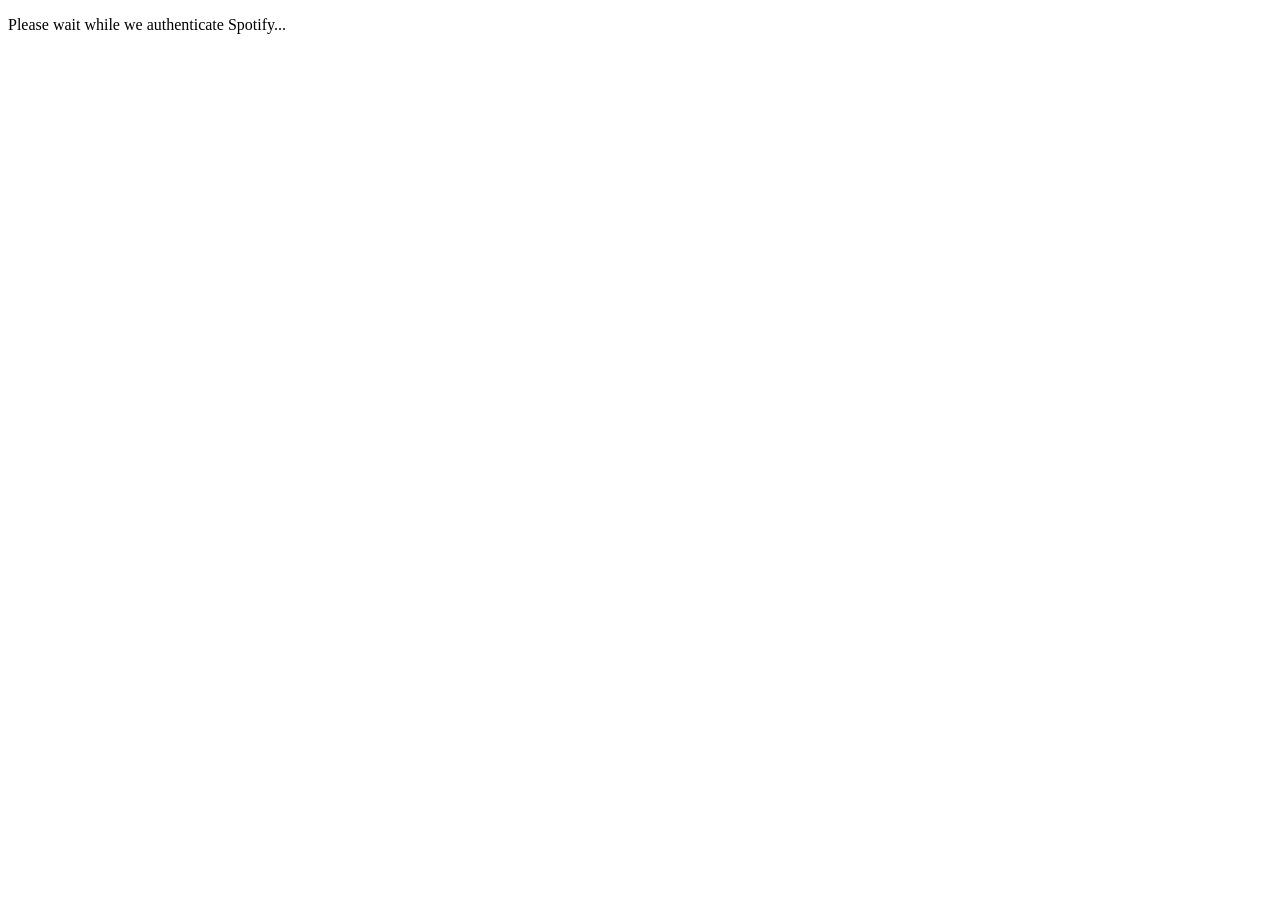
<file: test/index.html>
<!DOCTYPE html>
<html>
  <head>
    <title>Authenticating Spotify</title>
  </head>
  <body>
	<p>Please wait while we authenticate Spotify...</p>
	<script type="text/javascript">
		if(window.opener) {
			window.opener.postMessage('?' + window.location.href.split('?')[1], "*");
		} else {
			window.close();
		}
	</script>
  </body>
</html>
</file>
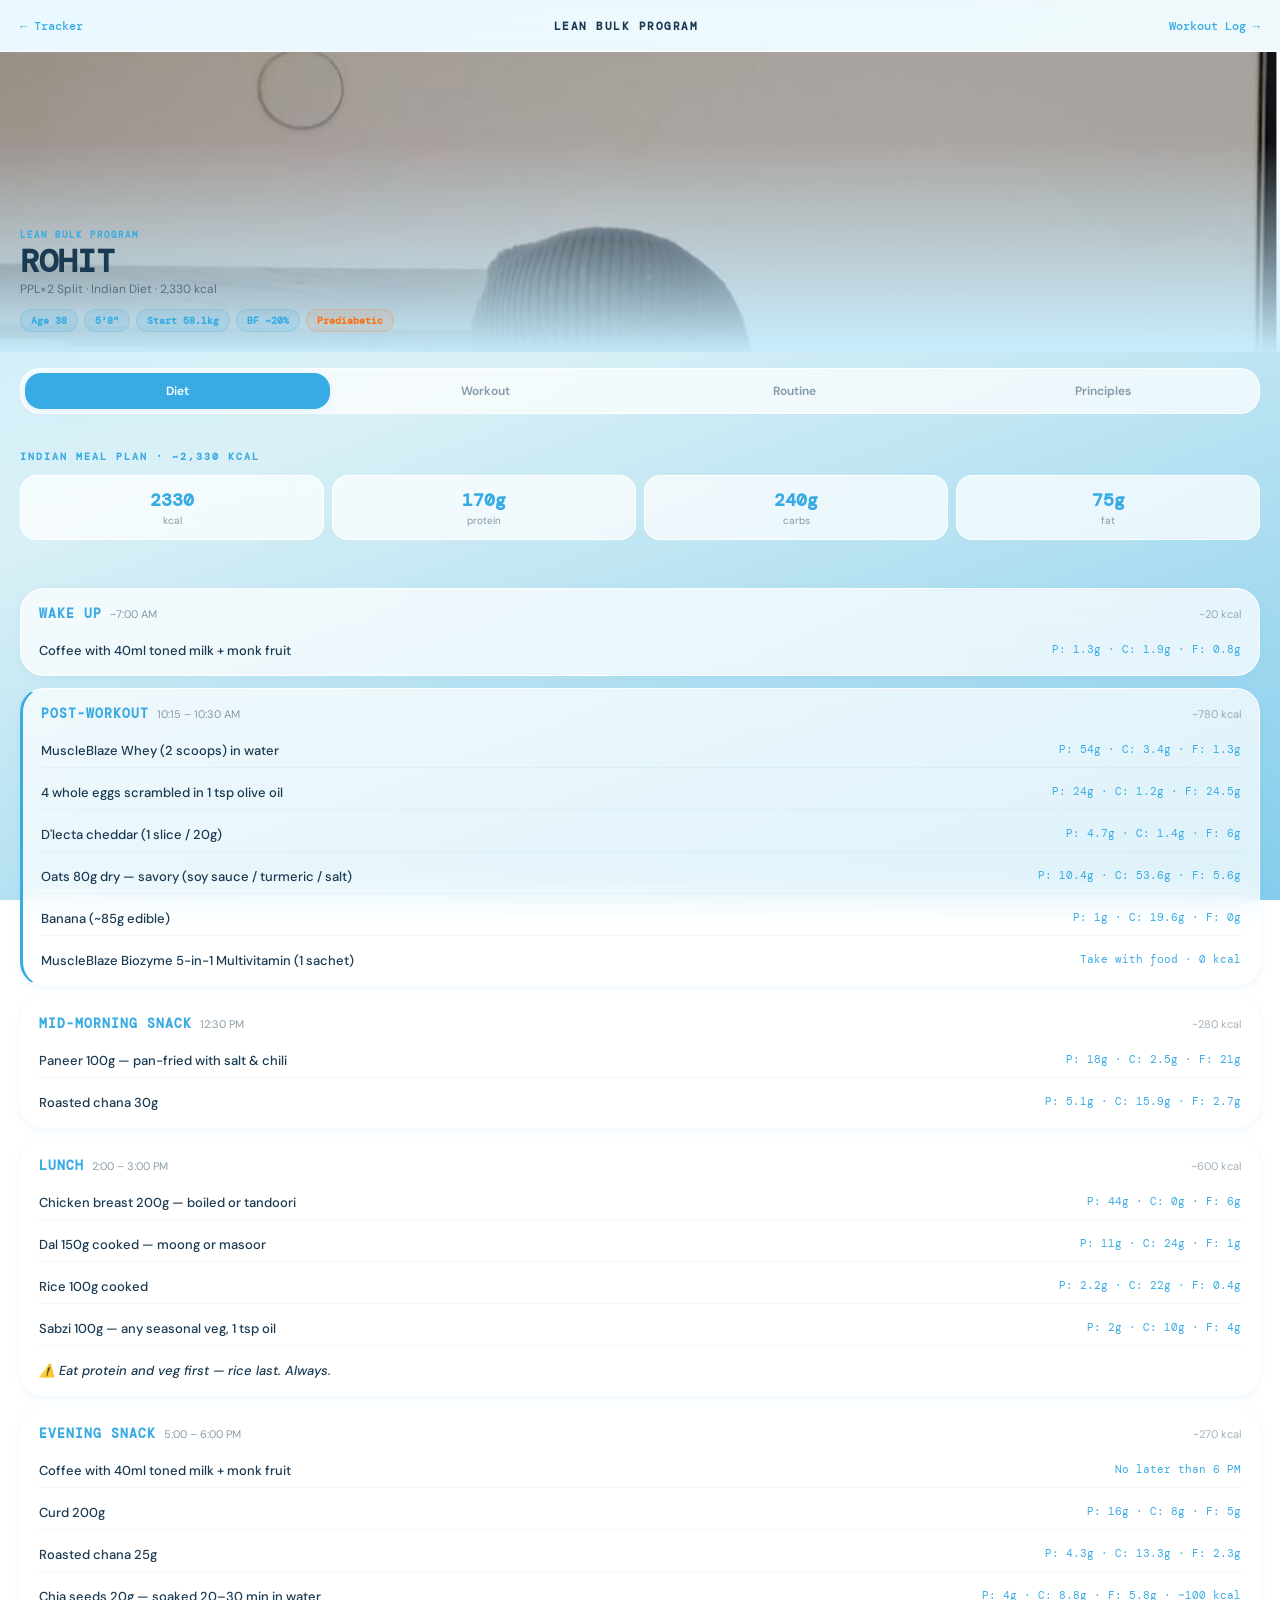
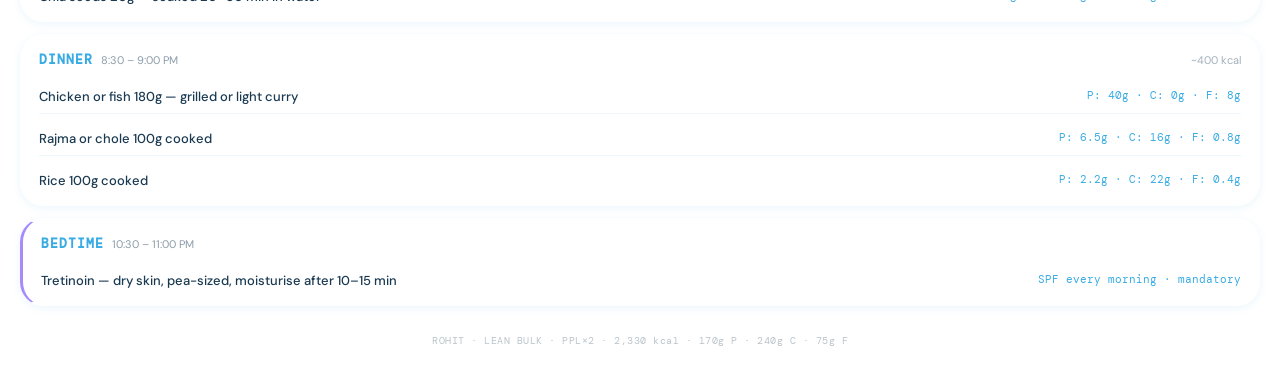
<file: fitness/plan.html>
<!DOCTYPE html>
<html lang="en">
<head>
<meta charset="UTF-8">
<meta name="viewport" content="width=device-width, initial-scale=1.0">
<title>Rohit — Lean Bulk Program</title>
<link rel="stylesheet" href="/fitness/css/theme.css">
<script>
window.HEADER_CONFIG = {
  title: 'Lean Bulk Program',
  backLink: '/fitness/index.html',
  backLabel: '← Tracker',
  nextLink: '/fitness/workout-log.html',
  nextLabel: 'Workout Log →',
  tag: 'Lean Bulk Program',
  sub: 'PPL×2 Split · Indian Diet · 2,330 kcal'
};
</script>
<style>
/* ── MEAL PLAN ── */
.meal-card {
  background: var(--glass); backdrop-filter: blur(16px);
  border-radius: var(--r-xl); padding: 16px 18px;
  margin-bottom: 12px;
  border: 1px solid var(--glass-border);
  box-shadow: var(--shadow-sm);
}
.meal-card.highlight { border-left: 3px solid var(--sky); }
.meal-card.bedtime   { border-left: 3px solid var(--rest); }
.meal-time {
  display: flex; align-items: baseline; gap: 8px;
  margin-bottom: 12px; flex-wrap: wrap;
}
.meal-label {
  font-family: var(--font-mono); font-size: 13px; font-weight: 700;
  color: var(--sky); text-transform: uppercase; letter-spacing: 1px;
}
.meal-clock { font-size: 11px; color: rgba(26,58,82,0.5); }
.meal-kcal  { font-size: 11px; color: rgba(26,58,82,0.4); margin-left: auto; }
.meal-items { display: flex; flex-direction: column; gap: 8px; }
.meal-item {
  display: flex; justify-content: space-between; align-items: flex-start; gap: 8px;
  padding: 8px 0; border-bottom: 1px solid rgba(56,171,228,0.08);
}
.meal-item:last-child { border-bottom: none; padding-bottom: 0; }
.meal-name { font-size: 13px; color: var(--navy); font-weight: 500; flex: 1; }
.meal-macro {
  font-family: var(--font-mono); font-size: 11px; color: var(--sky);
  text-align: right; white-space: nowrap;
}
.meal-note { font-size: 11px; color: var(--push); font-style: italic; border-bottom: none !important; }

/* ── WORKOUT SPLIT ── */
.day-card {
  background: var(--glass); backdrop-filter: blur(10px);
  border-radius: var(--r-lg); margin-bottom: 8px;
  border: 1px solid var(--glass-border);
  overflow: hidden;
}
.day-header {
  padding: 14px 16px; display: flex; align-items: center;
  gap: 12px; cursor: pointer;
}
.day-tag {
  font-family: var(--font-mono); font-size: 12px; font-weight: 700;
  width: 36px; text-align: center;
}
.day-name { font-size: 14px; font-weight: 600; color: var(--navy); flex: 1; }
.day-chevron { font-size: 12px; color: rgba(26,58,82,0.3); transition: transform 0.2s; }
.day-card.open .day-chevron { transform: rotate(90deg); }
.day-exercises { display: none; padding: 0 16px 14px; }
.day-card.open .day-exercises { display: block; }
.ex-table { width: 100%; border-collapse: collapse; font-size: 12px; }
.ex-table th {
  font-family: var(--font-mono); font-size: 10px; text-transform: uppercase;
  letter-spacing: 0.5px; color: var(--sky); padding: 6px 8px;
  border-bottom: 1px solid rgba(56,171,228,0.15); text-align: left;
}
.ex-table td {
  padding: 8px 8px; color: var(--navy);
  border-bottom: 1px solid rgba(56,171,228,0.06);
}
.ex-table tr:last-child td { border-bottom: none; }

/* ── PRINCIPLES ── */
.principle-card {
  display: flex; gap: 12px; align-items: flex-start;
  background: var(--glass); backdrop-filter: blur(10px);
  border-radius: var(--r-lg); padding: 14px 16px;
  border: 1px solid var(--glass-border); margin-bottom: 8px;
}
.principle-icon { font-size: 20px; flex-shrink: 0; }
.principle-text { font-size: 13px; color: var(--navy); line-height: 1.5; }
.principle-text strong { font-weight: 700; }

/* ── SUPPLEMENT TIMELINE ── */
.timeline-item {
  display: flex; gap: 14px; align-items: flex-start;
  padding: 14px 0; border-bottom: 1px solid rgba(56,171,228,0.08);
}
.timeline-item:last-child { border-bottom: none; }
.timeline-time {
  font-family: var(--font-mono); font-size: 11px; font-weight: 700;
  color: var(--sky); min-width: 60px; padding-top: 2px;
}
.timeline-content { flex: 1; }
.timeline-title { font-size: 13px; font-weight: 600; color: var(--navy); margin-bottom: 3px; }
.timeline-desc { font-size: 12px; color: rgba(26,58,82,0.55); line-height: 1.4; }
.timeline-tags { display: flex; gap: 4px; flex-wrap: wrap; margin-top: 6px; }
.timeline-tag {
  font-family: var(--font-mono); font-size: 10px; font-weight: 700;
  padding: 2px 8px; border-radius: 10px;
  background: rgba(56,171,228,0.1); color: var(--sky);
}

/* ── MACROS SUMMARY ── */
.macros-summary {
  display: grid; grid-template-columns: repeat(4,1fr);
  gap: 8px; margin-bottom: 16px;
}
.ms-card {
  background: var(--glass); backdrop-filter: blur(10px);
  border-radius: var(--r-md); padding: 12px 8px;
  border: 1px solid var(--glass-border); text-align: center;
}
.ms-val { font-family: var(--font-mono); font-size: 18px; font-weight: 700; color: var(--sky); }
.ms-label { font-size: 10px; color: rgba(26,58,82,0.5); margin-top: 2px; }
</style>
</head>
<body>

<div id="app-header"></div>

<div class="tab-bar">
  <button class="tab active" onclick="showTab('diet',this)">Diet</button>
  <button class="tab" onclick="showTab('workout',this)">Workout</button>
  <button class="tab" onclick="showTab('routine',this)">Routine</button>
  <button class="tab" onclick="showTab('principles',this)">Principles</button>
</div>

<div id="tab-diet"></div>
<div id="tab-workout" style="display:none"></div>
<div id="tab-routine" style="display:none"></div>
<div id="tab-principles" style="display:none"></div>

<div class="footer" id="footer">ROHIT · LEAN BULK · PPL×2 · 2,330 kcal · 170g P · 240g C · 75g F</div>

<script src="/fitness/components/header.js"></script>
<script>
let PLAN = null;

// ── EMBEDDED PLAN DATA ─────────────────────────────────────────────
// This will be replaced by a fetch from plan.json once that's built
// For now, all plan data lives here and is rendered dynamically
const PLAN_DATA = {
  targets: { calories: 2330, protein: 170, carbs: 240, fat: 75 },
  meals: [
    {
      label: "Wake Up", clock: "~7:00 AM", kcal: "~20 kcal", highlight: false, bedtime: false,
      items: [
        { name: "Coffee with 40ml toned milk + monk fruit", macro: "P: 1.3g · C: 1.9g · F: 0.8g" }
      ]
    },
    {
      label: "Post-Workout", clock: "10:15 – 10:30 AM", kcal: "~780 kcal", highlight: true, bedtime: false,
      items: [
        { name: "MuscleBlaze Whey (2 scoops) in water", macro: "P: 54g · C: 3.4g · F: 1.3g" },
        { name: "4 whole eggs scrambled in 1 tsp olive oil", macro: "P: 24g · C: 1.2g · F: 24.5g" },
        { name: "D'lecta cheddar (1 slice / 20g)", macro: "P: 4.7g · C: 1.4g · F: 6g" },
        { name: "Oats 80g dry — savory (soy sauce / turmeric / salt)", macro: "P: 10.4g · C: 53.6g · F: 5.6g" },
        { name: "Banana (~85g edible)", macro: "P: 1g · C: 19.6g · F: 0g" },
        { name: "MuscleBlaze Biozyme 5-in-1 Multivitamin (1 sachet)", macro: "Take with food · 0 kcal" }
      ]
    },
    {
      label: "Mid-Morning Snack", clock: "12:30 PM", kcal: "~280 kcal", highlight: false, bedtime: false,
      items: [
        { name: "Paneer 100g — pan-fried with salt & chili", macro: "P: 18g · C: 2.5g · F: 21g" },
        { name: "Roasted chana 30g", macro: "P: 5.1g · C: 15.9g · F: 2.7g" }
      ]
    },
    {
      label: "Lunch", clock: "2:00 – 3:00 PM", kcal: "~600 kcal", highlight: false, bedtime: false,
      items: [
        { name: "Chicken breast 200g — boiled or tandoori", macro: "P: 44g · C: 0g · F: 6g" },
        { name: "Dal 150g cooked — moong or masoor", macro: "P: 11g · C: 24g · F: 1g" },
        { name: "Rice 100g cooked", macro: "P: 2.2g · C: 22g · F: 0.4g" },
        { name: "Sabzi 100g — any seasonal veg, 1 tsp oil", macro: "P: 2g · C: 10g · F: 4g" },
        { name: "⚠️ Eat protein and veg first — rice last. Always.", macro: "", note: true }
      ]
    },
    {
      label: "Evening Snack", clock: "5:00 – 6:00 PM", kcal: "~270 kcal", highlight: false, bedtime: false,
      items: [
        { name: "Coffee with 40ml toned milk + monk fruit", macro: "No later than 6 PM" },
        { name: "Curd 200g", macro: "P: 16g · C: 8g · F: 5g" },
        { name: "Roasted chana 25g", macro: "P: 4.3g · C: 13.3g · F: 2.3g" },
        { name: "Chia seeds 20g — soaked 20–30 min in water", macro: "P: 4g · C: 8.8g · F: 5.8g · ~100 kcal" }
      ]
    },
    {
      label: "Dinner", clock: "8:30 – 9:00 PM", kcal: "~400 kcal", highlight: false, bedtime: false,
      items: [
        { name: "Chicken or fish 180g — grilled or light curry", macro: "P: 40g · C: 0g · F: 8g" },
        { name: "Rajma or chole 100g cooked", macro: "P: 6.5g · C: 16g · F: 0.8g" },
        { name: "Rice 100g cooked", macro: "P: 2.2g · C: 22g · F: 0.4g" }
      ]
    },
    {
      label: "Bedtime", clock: "10:30 – 11:00 PM", kcal: "", highlight: false, bedtime: true,
      items: [
        { name: "Tretinoin — dry skin, pea-sized, moisturise after 10–15 min", macro: "SPF every morning · mandatory" }
      ]
    }
  ],
  workout: [
    { day:"MON", label:"Push · Strength", type:"push",
      exercises:[
        {name:"Barbell Bench Press",sets:"4",reps:"6–8",focus:"Strength"},
        {name:"Incline Dumbbell Press",sets:"3",reps:"10–12",focus:"Upper Chest"},
        {name:"Cable Chest Fly",sets:"3",reps:"12–15",focus:"Stretch"},
        {name:"Overhead Press (BB)",sets:"4",reps:"6–8",focus:"Strength"},
        {name:"Lateral Raise",sets:"3",reps:"15–20",focus:"Width"},
        {name:"Tricep Rope Pushdown",sets:"3",reps:"12–15",focus:"Isolation"},
        {name:"Overhead Tricep Ext.",sets:"3",reps:"12–15",focus:"Long Head"},
      ]
    },
    { day:"TUE", label:"Pull · Strength", type:"pull",
      exercises:[
        {name:"Deadlift",sets:"4",reps:"5",focus:"Compound"},
        {name:"Barbell Row",sets:"4",reps:"6–8",focus:"Thickness"},
        {name:"Pull-ups / Lat Pulldown",sets:"3",reps:"8–10",focus:"Width"},
        {name:"Seated Cable Row",sets:"3",reps:"10–12",focus:"Mid Back"},
        {name:"Face Pulls",sets:"3",reps:"15–20",focus:"Rear Delt"},
        {name:"Dumbbell Curl",sets:"3",reps:"10–12",focus:"Bicep Peak"},
        {name:"Hammer Curl",sets:"3",reps:"10–12",focus:"Brachialis"},
      ]
    },
    { day:"WED", label:"Legs", type:"legs",
      exercises:[
        {name:"Back Squat",sets:"4",reps:"6–8",focus:"Compound"},
        {name:"Romanian Deadlift",sets:"3",reps:"8–10",focus:"Hamstrings"},
        {name:"Leg Press",sets:"3",reps:"10–12",focus:"Volume"},
        {name:"Walking Lunges",sets:"3",reps:"12/leg",focus:"Unilateral"},
        {name:"Leg Curl (Machine)",sets:"3",reps:"12–15",focus:"Isolation"},
        {name:"Standing Calf Raise",sets:"4",reps:"15–20",focus:"Calves"},
      ]
    },
    { day:"THU", label:"Rest / Active Recovery", type:"rest", exercises:[] },
    { day:"FRI", label:"Push · Hypertrophy", type:"push",
      exercises:[
        {name:"Dumbbell Bench Press",sets:"4",reps:"10–12",focus:"Hypertrophy"},
        {name:"Cable Crossover",sets:"3",reps:"12–15",focus:"Chest"},
        {name:"Machine Shoulder Press",sets:"3",reps:"10–12",focus:"Shoulders"},
        {name:"DB Lateral Raise",sets:"4",reps:"15–20",focus:"Width"},
        {name:"Close-Grip Bench",sets:"3",reps:"10–12",focus:"Triceps"},
        {name:"Skull Crushers",sets:"3",reps:"10–12",focus:"Long Head"},
      ]
    },
    { day:"SAT", label:"Pull · Hypertrophy", type:"pull",
      exercises:[
        {name:"Chest-Supported Row",sets:"4",reps:"10–12",focus:"Mid Back"},
        {name:"Wide Grip Pulldown",sets:"4",reps:"10–12",focus:"Lats"},
        {name:"Single-Arm DB Row",sets:"3",reps:"10–12",focus:"Unilateral"},
        {name:"Rear Delt Fly (DB)",sets:"3",reps:"15–20",focus:"Rear Delt"},
        {name:"Incline Curl",sets:"3",reps:"10–12",focus:"Stretch"},
        {name:"Reverse Curl",sets:"2",reps:"12–15",focus:"Brachialis"},
      ]
    },
    { day:"SUN", label:"Rest — Gym Closed", type:"rest", exercises:[] },
  ],
  routine: [
    {
      time:"~7:00 AM", title:"Coffee", desc:"Coffee with 40ml toned milk + monk fruit sweetener.",
      tags:["No later than 6 PM for second coffee"]
    },
    {
      time:"9–10 AM", title:"Fasted Training", desc:"Train fasted — coffee at 7 AM is enough. No food needed before training.",
      tags:["Fasted","No issues"]
    },
    {
      time:"10:15 AM", title:"Post-Workout Meal + Multivitamin",
      desc:"2 scoops whey + eggs + oats + banana. MuscleBlaze Biozyme multivitamin with this meal. Most important meal of the day.",
      tags:["Whey","Multivitamin","Non-negotiable"]
    },
    {
      time:"5–6 PM", title:"Second Coffee",
      desc:"40ml toned milk, monk fruit. No later than 6 PM — caffeine affects sleep quality.",
      tags:["No later than 6 PM"]
    },
    {
      time:"8:30–9 PM", title:"Dinner",
      desc:"Finish eating at least 1–2 hours before bed. Better sleep and digestion.",
      tags:[]
    },
    {
      time:"Bedtime", title:"Tretinoin Application",
      desc:"Wash face, completely dry, wait 20–30 min, pea-sized amount of tretinoin, moisturise after 10–15 min. SPF every morning without fail — tretinoin increases UV sensitivity.",
      tags:["Dry skin only","SPF mandatory"]
    }
  ],
  principles: [
    { icon:"💪", text:"<strong>Hit protein first every day</strong> — 170g minimum. Non-negotiable. Carbs and fats flex around it." },
    { icon:"💧", text:"<strong>Drink 3–3.5L water daily</strong> — non-negotiable with this much protein and legumes. Start with a glass after morning coffee. Spread through the day." },
    { icon:"⚠️", text:"<strong>Iron and calcium don't mix</strong> — space iron supplement (if restarted) at least 2 hours from curd, paneer, and milk." },
    { icon:"📊", text:"<strong>Weigh every morning</strong> after the bathroom. Average over 7 days. Target +0.2–0.4 kg/week." },
    { icon:"😴", text:"<strong>Sleep 7–8 hours.</strong> At 38 this is as important as the workout. Growth hormone peaks in deep sleep." },
    { icon:"🚫", text:"<strong>No creatine</strong> — caused hair fall. Progressive overload + sleep + protein drives growth." },
    { icon:"🍚", text:"<strong>Rice cap: 100g cooked per meal</strong> — prediabetes rule. Always eat protein and veg before rice." },
    { icon:"🌱", text:"<strong>Chia seeds 20g daily</strong> — soak in water 20–30 min before eating. Add to oats or curd. Improves fibre and gut health." },
  ]
};

// ── RENDER FUNCTIONS ───────────────────────────────────────────────

function renderDiet() {
  const T = PLAN_DATA.targets;
  let html = `
  <div class="section" style="padding-bottom:12px">
    <div class="section-label">Indian Meal Plan · ~2,330 kcal</div>
    <div class="macros-summary">
      <div class="ms-card"><div class="ms-val">${T.calories}</div><div class="ms-label">kcal</div></div>
      <div class="ms-card"><div class="ms-val">${T.protein}g</div><div class="ms-label">protein</div></div>
      <div class="ms-card"><div class="ms-val">${T.carbs}g</div><div class="ms-label">carbs</div></div>
      <div class="ms-card"><div class="ms-val">${T.fat}g</div><div class="ms-label">fat</div></div>
    </div>
  </div>
  <div class="section">`;

  PLAN_DATA.meals.forEach(m => {
    html += `<div class="meal-card${m.highlight?' highlight':''}${m.bedtime?' bedtime':''}">
      <div class="meal-time">
        <span class="meal-label">${m.label}</span>
        <span class="meal-clock">${m.clock}</span>
        ${m.kcal?`<span class="meal-kcal">${m.kcal}</span>`:''}
      </div>
      <div class="meal-items">
        ${m.items.map(item => `<div class="meal-item${item.note?' meal-note':''}">
          <span class="meal-name">${item.name}</span>
          ${item.macro&&!item.note?`<span class="meal-macro">${item.macro}</span>`:''}
        </div>`).join('')}
      </div>
    </div>`;
  });

  html += `</div>`;
  document.getElementById('tab-diet').innerHTML = html;
}

function renderWorkout() {
  let html = `<div class="section" style="padding-bottom:12px">
    <div class="section-label">PPL × 2 Split · Mon–Sat</div>`;

  PLAN_DATA.workout.forEach(day => {
    const badgeClass = {push:'badge-push',pull:'badge-pull',legs:'badge-legs',rest:'badge-rest'}[day.type]||'badge-pull';
    html += `<div class="day-card" onclick="toggleDay(this)">
      <div class="day-header">
        <span class="day-tag badge ${badgeClass}">${day.day}</span>
        <span class="day-name">${day.label}</span>
        ${day.exercises.length?`<span class="day-chevron">›</span>`:''}
      </div>`;

    if(day.exercises.length) {
      html += `<div class="day-exercises">
        <table class="ex-table">
          <thead><tr><th>Exercise</th><th>Sets</th><th>Reps</th><th>Focus</th></tr></thead>
          <tbody>
            ${day.exercises.map(e=>`<tr><td>${e.name}</td><td>${e.sets}</td><td>${e.reps}</td><td>${e.focus}</td></tr>`).join('')}
          </tbody>
        </table>
      </div>`;
    }
    html += `</div>`;
  });

  html += `
  <div style="padding:16px 0 0">
    <div class="section-label">Training Notes</div>
  </div>
  ${[
    'Train 9–10 AM fasted. Coffee with 40ml milk at 7 AM is all you need.',
    'Progressive overload — add weight or reps every session. Track your lifts.',
    'Rest 2–3 min between compounds. 60–90 sec for isolations.',
    'Train to 1–2 reps short of failure on isolations. 2–3 reps short on compounds.',
    'Pull-ups daily — full working sets Tue & Sat. Sub-maximal Mon, Wed, Fri.',
  ].map(n=>`<div class="principle-card" style="margin-bottom:8px"><div class="principle-text">${n}</div></div>`).join('')}
  </div>`;

  document.getElementById('tab-workout').innerHTML = html;
}

function renderRoutine() {
  let html = `<div class="section" style="padding-bottom:12px">
    <div class="section-label">Daily Schedule</div>
    <div class="meal-card">
      <div class="meal-items">`;

  PLAN_DATA.routine.forEach(r => {
    html += `<div class="timeline-item">
      <div class="timeline-time">${r.time}</div>
      <div class="timeline-content">
        <div class="timeline-title">${r.title}</div>
        <div class="timeline-desc">${r.desc}</div>
        ${r.tags.length?`<div class="timeline-tags">${r.tags.map(t=>`<span class="timeline-tag">${t}</span>`).join('')}</div>`:''}
      </div>
    </div>`;
  });

  html += `</div></div></div>`;
  document.getElementById('tab-routine').innerHTML = html;
}

function renderPrinciples() {
  let html = `<div class="section" style="padding-bottom:12px">
    <div class="section-label">Key Principles</div>
    ${PLAN_DATA.principles.map(p=>`
    <div class="principle-card">
      <div class="principle-icon">${p.icon}</div>
      <div class="principle-text">${p.text}</div>
    </div>`).join('')}
  </div>`;

  document.getElementById('tab-principles').innerHTML = html;
}

// ── TABS ──────────────────────────────────────────────────────────
const TABS = { diet:renderDiet, workout:renderWorkout, routine:renderRoutine, principles:renderPrinciples };
let rendered = new Set();

function showTab(name, btn) {
  document.querySelectorAll('.tab').forEach(t => t.classList.remove('active'));
  btn.classList.add('active');
  ['diet','workout','routine','principles'].forEach(t => {
    document.getElementById('tab-'+t).style.display = t===name?'block':'none';
  });
  if(!rendered.has(name)) { TABS[name](); rendered.add(name); }
}

function toggleDay(el) {
  if(!el.querySelector('.day-exercises')) return;
  el.classList.toggle('open');
}

// Init
renderDiet();
rendered.add('diet');
</script>
</body>
</html>
</file>
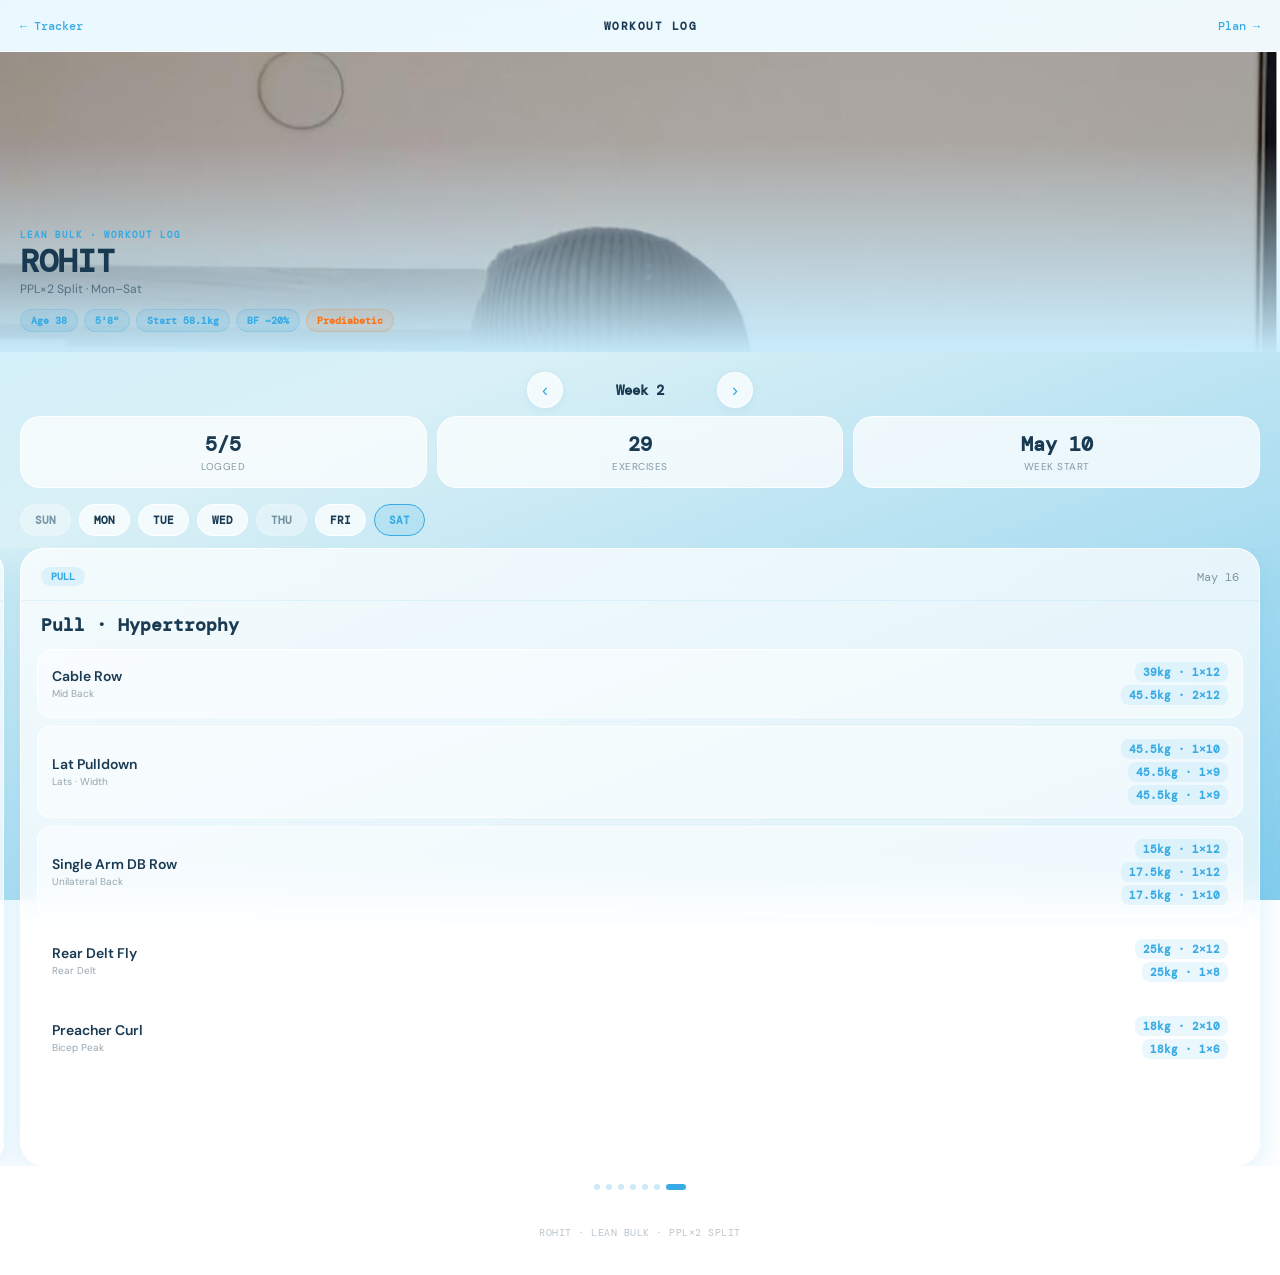
<file: fitness/workout-log.html>
<!DOCTYPE html>
<html lang="en">
<head>
<meta charset="UTF-8">
<meta name="viewport" content="width=device-width, initial-scale=1.0">
<title>Rohit — Workout Log</title>
<link rel="stylesheet" href="/fitness/css/theme.css">
<script>
window.HEADER_CONFIG = {
  title: 'Workout Log',
  backLink: '/fitness/index.html',
  backLabel: '← Tracker',
  nextLink: '/fitness/plan.html',
  nextLabel: 'Plan →',
  tag: 'Lean Bulk · Workout Log',
  sub: 'PPL×2 Split · Mon–Sat'
};
</script>
<style>
/* ── WEEK SELECTOR ── */
.week-selector {
  display: flex;
  align-items: center;
  justify-content: center;
  gap: 12px;
  padding: 20px 20px 8px;
}
.week-btn {
  width: 36px; height: 36px;
  border: none; border-radius: 50%;
  background: var(--glass);
  backdrop-filter: blur(10px);
  border: 1px solid var(--glass-border);
  cursor: pointer;
  font-size: 18px;
  color: var(--sky);
  display: flex; align-items: center; justify-content: center;
  box-shadow: var(--shadow-sm);
  transition: all 0.2s;
}
.week-btn:active { transform: scale(0.9); }
.week-label {
  font-family: var(--font-mono);
  font-size: 14px; font-weight: 700;
  color: var(--navy);
  min-width: 130px; text-align: center;
}

/* ── STATS BAR ── */
.stats-bar {
  display: grid;
  grid-template-columns: repeat(3,1fr);
  gap: 10px;
  padding: 0 20px 16px;
}
.stat-card {
  background: var(--glass);
  backdrop-filter: blur(10px);
  border-radius: var(--r-lg);
  padding: 14px 10px;
  border: 1px solid var(--glass-border);
  text-align: center;
}
.stat-num {
  font-family: var(--font-mono);
  font-size: 20px; font-weight: 700;
  color: var(--navy);
}
.stat-label { font-size: 10px; color: rgba(26,58,82,0.5); text-transform: uppercase; letter-spacing: 0.5px; margin-top: 3px; }

/* ── DAY STRIP ── */
.day-strip {
  display: flex; gap: 8px;
  padding: 0 20px 12px;
  overflow-x: auto; scrollbar-width: none;
}
.day-strip::-webkit-scrollbar { display: none; }
.day-pill {
  flex-shrink: 0;
  padding: 8px 14px; border-radius: 20px;
  font-family: var(--font-mono);
  font-size: 11px; font-weight: 700;
  cursor: pointer; transition: all 0.2s;
  border: 1.5px solid transparent;
  background: var(--glass); backdrop-filter: blur(10px);
  color: var(--navy); border-color: rgba(255,255,255,0.8);
}
.day-pill.active-push { background: rgba(249,115,22,0.15); border-color: var(--push); color: var(--push); }
.day-pill.active-pull { background: rgba(56,171,228,0.15); border-color: var(--pull); color: var(--pull); }
.day-pill.active-legs { background: rgba(34,197,94,0.15); border-color: var(--legs); color: var(--legs); }
.day-pill.active-rest { background: rgba(167,139,250,0.15); border-color: var(--rest); color: var(--rest); }
.day-pill.rest-day { opacity: 0.5; }

/* ── CAROUSEL ── */
.carousel-wrap { padding: 0 0 8px; overflow: hidden; }
.carousel {
  display: flex; gap: 16px; padding: 0 20px;
  overflow-x: scroll; scroll-snap-type: x mandatory;
  -webkit-overflow-scrolling: touch;
  scrollbar-width: none; cursor: grab;
}
.carousel::-webkit-scrollbar { display: none; }
.carousel:active { cursor: grabbing; }

/* ── SESSION CARD ── */
.session-card {
  flex-shrink: 0;
  width: calc(100vw - 40px);
  scroll-snap-align: start;
  background: var(--glass); backdrop-filter: blur(20px);
  border-radius: var(--r-xl);
  border: 1px solid var(--glass-border);
  box-shadow: var(--shadow-lg); overflow: hidden;
}
.card-header {
  padding: 18px 20px 14px;
  display: flex; align-items: center; justify-content: space-between;
  border-bottom: 1px solid rgba(56,171,228,0.1);
}
.card-date { font-family: var(--font-mono); font-size: 12px; color: rgba(26,58,82,0.5); }
.card-title {
  padding: 14px 20px 12px;
  font-family: var(--font-mono); font-size: 18px; font-weight: 700;
  color: var(--navy); line-height: 1.2;
}

/* ── EXERCISES ── */
.exercises { padding: 0 16px 20px; display: flex; flex-direction: column; gap: 8px; }
.exercise-row {
  background: rgba(255,255,255,0.5); border-radius: 14px;
  padding: 12px 14px; display: grid;
  grid-template-columns: 1fr auto; gap: 8px; align-items: center;
  border: 1px solid rgba(255,255,255,0.8);
}
.ex-name { font-size: 14px; font-weight: 600; color: var(--navy); line-height: 1.3; }
.ex-muscle { font-size: 10px; color: rgba(26,58,82,0.45); margin-top: 2px; }
.ex-numbers { text-align: right; }
.ex-weight { font-family: var(--font-mono); font-size: 20px; font-weight: 700; color: var(--sky); line-height: 1; }
.ex-reps { font-family: var(--font-mono); font-size: 11px; color: rgba(26,58,82,0.5); margin-top: 2px; }
.ex-sets { display: flex; flex-direction: column; gap: 3px; align-items: flex-end; }
.set-chip {
  font-family: var(--font-mono); font-size: 11px; font-weight: 700;
  background: rgba(56,171,228,0.1); color: var(--sky);
  padding: 3px 8px; border-radius: 8px;
}
.set-chip.push { background: rgba(249,115,22,0.1); color: var(--push); }
.set-chip.legs { background: rgba(34,197,94,0.1); color: var(--legs); }

/* ── REST / EMPTY ── */
.rest-body, .empty-body { padding: 40px 20px; text-align: center; }
.rest-icon, .empty-icon { font-size: 44px; margin-bottom: 12px; }
.rest-title, .empty-title { font-family: var(--font-mono); font-size: 18px; font-weight: 700; color: var(--navy); margin-bottom: 8px; }
.rest-sub, .empty-sub { font-size: 13px; color: rgba(26,58,82,0.5); }

/* ── DOTS ── */
.dots { display: flex; justify-content: center; gap: 6px; padding: 10px 0 20px; }
.dot { width: 6px; height: 6px; border-radius: 50%; background: rgba(56,171,228,0.25); transition: all 0.3s; cursor: pointer; }
.dot.active { width: 20px; border-radius: 4px; background: var(--sky); }
</style>
</head>
<body>

<div id="app-header"></div>

<div class="week-selector">
  <button class="week-btn" onclick="changeWeek(-1)">‹</button>
  <div class="week-label" id="weekLabel">Loading...</div>
  <button class="week-btn" onclick="changeWeek(1)">›</button>
</div>

<div class="stats-bar" id="statsBar"></div>
<div class="day-strip" id="dayStrip"></div>

<div class="carousel-wrap">
  <div class="carousel" id="carousel"></div>
</div>
<div class="dots" id="dots"></div>

<div class="footer">ROHIT · LEAN BULK · PPL×2 SPLIT</div>

<script src="/fitness/components/header.js"></script>
<script>
let WEEKS = [];
let cW = 0, cS = 0;

async function loadData() {
  try {
    const r = await fetch('/fitness/data/workout.json?v=' + Date.now());
    if(!r.ok) throw new Error('workout.json not found');
    const data = await r.json();
    WEEKS = data.weeks || [];
    if(!WEEKS.length) throw new Error('No weeks in data');
    // Start on most recent week
    cW = WEEKS.length - 1;
    // Find most recent logged session
    const w = WEEKS[cW];
    cS = 0;
    for(let i=w.sessions.length-1;i>=0;i--) {
      if(w.sessions[i].exercises) { cS=i; break; }
    }
    render();
  } catch(e) {
    document.getElementById('carousel').innerHTML =
      `<div class="session-card"><div class="empty-body"><div class="empty-icon">⚠️</div><div class="empty-title">Could not load</div><div class="empty-sub">${e.message}</div></div></div>`;
  }
}

function getBadge(t) { return {push:'badge-push',pull:'badge-pull',legs:'badge-legs',rest:'badge-rest'}[t]||'badge-pull'; }
function getChip(t)  { return {push:'set-chip push',legs:'set-chip legs'}[t]||'set-chip'; }
function pillClass(t,active) {
  if(!active) return t==='rest'?'day-pill rest-day':'day-pill';
  return 'day-pill active-'+t;
}

function renderStats() {
  const w = WEEKS[cW];
  const logged = w.sessions.filter(s=>s.type!=='rest'&&s.exercises).length;
  const total = w.sessions.filter(s=>s.type!=='rest').length;
  const exCount = w.sessions.reduce((a,s)=>a+(s.exercises?.length||0),0);
  document.getElementById('statsBar').innerHTML = `
    <div class="stat-card"><div class="stat-num">${logged}/${total}</div><div class="stat-label">Logged</div></div>
    <div class="stat-card"><div class="stat-num">${exCount}</div><div class="stat-label">Exercises</div></div>
    <div class="stat-card"><div class="stat-num">${w.dates?.split('–')[0]||'—'}</div><div class="stat-label">Week start</div></div>`;
}

function renderStrip() {
  const w = WEEKS[cW];
  document.getElementById('dayStrip').innerHTML = w.sessions.map((s,i) =>
    `<div class="${pillClass(s.type,i===cS)}" onclick="goTo(${i})">${s.day}</div>`
  ).join('');
}

function renderCards() {
  const w = WEEKS[cW];
  const carousel = document.getElementById('carousel');
  const dots = document.getElementById('dots');

  carousel.innerHTML = w.sessions.map((s,i) => {
    const header = `<div class="card-header">
      <span class="badge ${getBadge(s.type)}">${s.type.toUpperCase()}</span>
      <span class="card-date">${s.date}</span>
    </div>`;

    if(s.type==='rest') return `<div class="session-card">${header}
      <div class="rest-body"><div class="rest-icon">🛌</div><div class="rest-title">Rest Day</div>
      <div class="rest-sub">Walk, stretch, recover.<br>Muscle is built here.</div></div></div>`;

    if(!s.exercises) return `<div class="session-card">${header}
      <div class="card-title">${s.label}</div>
      <div class="empty-body"><div class="empty-icon">⏳</div><div class="empty-title">Not logged yet</div>
      <div class="empty-sub">Log after your session.</div></div></div>`;

    const exHTML = s.exercises.map(ex => {
      const single = ex.sets.length === 1;
      const nums = single
        ? `<div class="ex-weight">${ex.sets[0].w}</div><div class="ex-reps">${ex.sets[0].r}</div>`
        : `<div class="ex-sets">${ex.sets.map(st=>`<div class="${getChip(s.type)}">${st.w} · ${st.r}</div>`).join('')}</div>`;
      return `<div class="exercise-row">
        <div><div class="ex-name">${ex.name}</div><div class="ex-muscle">${ex.muscle}</div></div>
        <div class="ex-numbers">${nums}</div>
      </div>`;
    }).join('');

    return `<div class="session-card">${header}
      <div class="card-title">${s.label}</div>
      <div class="exercises">${exHTML}</div></div>`;
  }).join('');

  dots.innerHTML = w.sessions.map((_,i) =>
    `<div class="dot ${i===cS?'active':''}" onclick="goTo(${i})"></div>`
  ).join('');

  const cardW = window.innerWidth - 40 + 16;
  carousel.scrollLeft = cS * cardW;

  carousel.onscroll = () => {
    const idx = Math.round(carousel.scrollLeft / cardW);
    if(idx !== cS) { cS=idx; renderStrip(); updateDots(); }
  };
}

function updateDots() {
  document.querySelectorAll('.dot').forEach((d,i) => d.classList.toggle('active', i===cS));
}

function goTo(idx) {
  cS = idx;
  const cardW = window.innerWidth - 40 + 16;
  document.getElementById('carousel').scrollTo({left: idx*cardW, behavior:'smooth'});
  renderStrip(); updateDots();
}

function changeWeek(dir) {
  const n = cW + dir;
  if(n<0||n>=WEEKS.length) return;
  cW = n; cS = 0;
  const w = WEEKS[cW];
  for(let i=0;i<w.sessions.length;i++) { if(w.sessions[i].type!=='rest'){cS=i;break;} }
  document.getElementById('weekLabel').textContent = w.label;
  render();
}

function render() {
  document.getElementById('weekLabel').textContent = WEEKS[cW]?.label || '—';
  renderStats(); renderStrip(); renderCards();
}

loadData();
</script>
</body>
</html>
</file>
<file: fitness/css/theme.css>
/* ─── ROHIT FITNESS — SHARED THEME ─────────────────────────────── */
/* Frutiger Aero · DM Mono + DM Sans · Light frosted glass          */

@import url('https://fonts.googleapis.com/css2?family=DM+Mono:wght@400;500;700&family=DM+Sans:ital,wght@0,300;0,400;0,500;0,600;0,700;1,400&display=swap');

:root {
  /* Palette */
  --sky:        #38abe4;
  --sky-light:  #84cdec;
  --sky-pale:   #c9eeff;
  --frost:      #d9f0f6;
  --indigo:     #7da4e8;
  --navy:       #1a3a52;
  --navy-light: #2a5070;

  /* Type colours */
  --push:  #f97316;
  --pull:  #38abe4;
  --legs:  #22c55e;
  --rest:  #a78bfa;

  /* Glass */
  --glass:        rgba(255,255,255,0.72);
  --glass-strong: rgba(255,255,255,0.88);
  --glass-border: rgba(255,255,255,0.9);

  /* Background */
  --bg: linear-gradient(160deg, #c9eeff 0%, #d9f0f6 40%, #84cdec 100%);

  /* Shadows */
  --shadow-sm: 0 2px 8px rgba(56,171,228,0.10);
  --shadow-md: 0 4px 16px rgba(56,171,228,0.14);
  --shadow-lg: 0 8px 32px rgba(56,171,228,0.18);

  /* Fonts */
  --font-mono: 'DM Mono', monospace;
  --font-sans: 'DM Sans', sans-serif;

  /* Radii */
  --r-sm: 10px;
  --r-md: 16px;
  --r-lg: 20px;
  --r-xl: 24px;

  /* Transitions */
  --ease: cubic-bezier(0.25, 0.46, 0.45, 0.94);
}

/* ─── RESET ── */
*, *::before, *::after {
  box-sizing: border-box;
  margin: 0;
  padding: 0;
  -webkit-tap-highlight-color: transparent;
}

html { scroll-behavior: smooth; }

body {
  font-family: var(--font-sans);
  background: var(--bg);
  background-attachment: fixed;
  min-height: 100vh;
  color: var(--navy);
  overflow-x: hidden;
  -webkit-font-smoothing: antialiased;
}

/* ─── TOPNAV ── */
.topnav {
  position: sticky;
  top: 0;
  z-index: 100;
  background: rgba(255,255,255,0.6);
  backdrop-filter: blur(20px);
  -webkit-backdrop-filter: blur(20px);
  border-bottom: 1px solid rgba(255,255,255,0.8);
  height: 52px;
  display: flex;
  align-items: center;
  justify-content: space-between;
  padding: 0 20px;
}
.nav-link {
  font-family: var(--font-mono);
  font-size: 12px;
  font-weight: 500;
  color: var(--sky);
  text-decoration: none;
  transition: opacity 0.2s;
}
.nav-link:hover { opacity: 0.7; }
.nav-title {
  font-family: var(--font-mono);
  font-size: 11px;
  font-weight: 700;
  color: var(--navy);
  text-transform: uppercase;
  letter-spacing: 1.5px;
}

/* ─── HERO ── */
.hero {
  position: relative;
  width: 100%;
  height: 300px;
  overflow: hidden;
}
.hero-photo {
  width: 100%;
  height: 100%;
  object-fit: cover;
  object-position: center top;
}
.hero-overlay {
  position: absolute;
  inset: 0;
  background: linear-gradient(to bottom, rgba(201,238,255,0) 30%, rgba(201,238,255,0.97) 100%);
}
.hero-card {
  position: absolute;
  bottom: 0;
  left: 0;
  right: 0;
  padding: 0 20px 20px;
}
.hero-tag {
  font-family: var(--font-mono);
  font-size: 9px;
  font-weight: 700;
  color: var(--sky);
  text-transform: uppercase;
  letter-spacing: 2px;
  margin-bottom: 4px;
}
.hero-name {
  font-family: var(--font-mono);
  font-size: 32px;
  font-weight: 700;
  color: var(--navy);
  line-height: 1;
  margin-bottom: 4px;
}
.hero-sub {
  font-size: 12px;
  color: rgba(26,58,82,0.6);
  margin-bottom: 12px;
}
.hero-chips {
  display: flex;
  flex-wrap: wrap;
  gap: 6px;
}
.chip {
  font-family: var(--font-mono);
  font-size: 10px;
  font-weight: 700;
  padding: 4px 10px;
  border-radius: 20px;
  background: rgba(56,171,228,0.12);
  color: var(--sky);
  border: 1px solid rgba(56,171,228,0.2);
}
.chip.prediabetic { background: rgba(249,115,22,0.1); color: var(--push); border-color: rgba(249,115,22,0.2); }

/* ─── GLASS CARD ── */
.glass-card {
  background: var(--glass);
  backdrop-filter: blur(20px);
  -webkit-backdrop-filter: blur(20px);
  border-radius: var(--r-xl);
  border: 1px solid var(--glass-border);
  box-shadow: var(--shadow-lg);
}

/* ─── SECTION ── */
.section {
  padding: 20px 20px 0;
}
.section-label {
  font-family: var(--font-mono);
  font-size: 10px;
  font-weight: 700;
  color: var(--sky);
  text-transform: uppercase;
  letter-spacing: 2px;
  margin-bottom: 12px;
}

/* ─── BADGE ── */
.badge {
  font-family: var(--font-mono);
  font-size: 10px;
  font-weight: 700;
  padding: 3px 10px;
  border-radius: 20px;
  white-space: nowrap;
}
.badge-push { background: rgba(249,115,22,0.12); color: var(--push); }
.badge-pull { background: rgba(56,171,228,0.12); color: var(--pull); }
.badge-legs { background: rgba(34,197,94,0.12); color: var(--legs); }
.badge-rest { background: rgba(167,139,250,0.12); color: var(--rest); }

/* ─── TAB BAR ── */
.tab-bar {
  display: flex;
  gap: 4px;
  background: var(--glass);
  backdrop-filter: blur(10px);
  border-radius: var(--r-lg);
  padding: 4px;
  border: 1px solid var(--glass-border);
  margin: 16px 20px;
}
.tab {
  flex: 1;
  padding: 10px 8px;
  border: none;
  border-radius: var(--r-md);
  font-family: var(--font-sans);
  font-size: 12px;
  font-weight: 600;
  color: rgba(26,58,82,0.5);
  background: transparent;
  cursor: pointer;
  transition: all 0.2s var(--ease);
  text-align: center;
}
.tab.active {
  background: var(--sky);
  color: white;
  box-shadow: var(--shadow-sm);
}

/* ─── FOOTER ── */
.footer {
  text-align: center;
  padding: 16px 20px 36px;
  font-family: var(--font-mono);
  font-size: 10px;
  color: rgba(26,58,82,0.3);
  letter-spacing: 0.5px;
}

/* ─── UTILITY ── */
.mono { font-family: var(--font-mono); }
.text-sky { color: var(--sky); }
.text-navy { color: var(--navy); }
.text-muted { color: rgba(26,58,82,0.45); }
</file>
